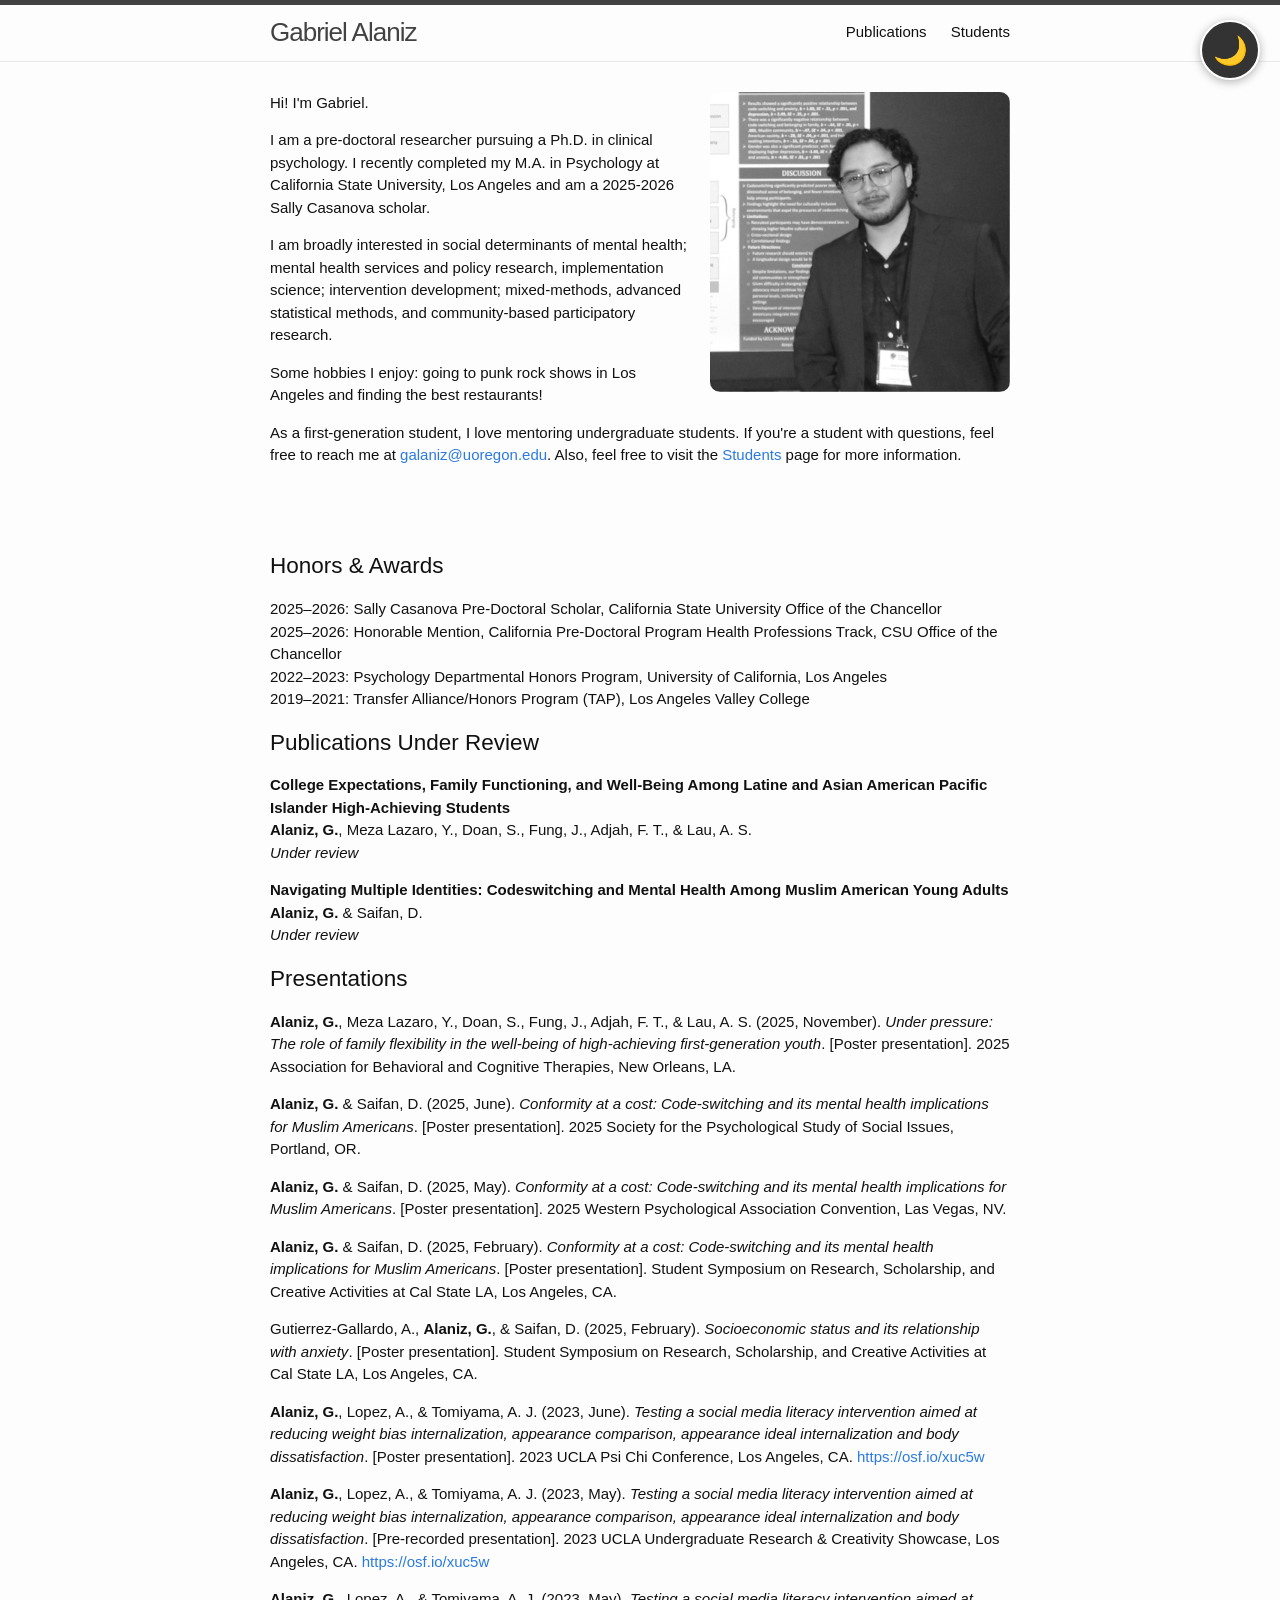
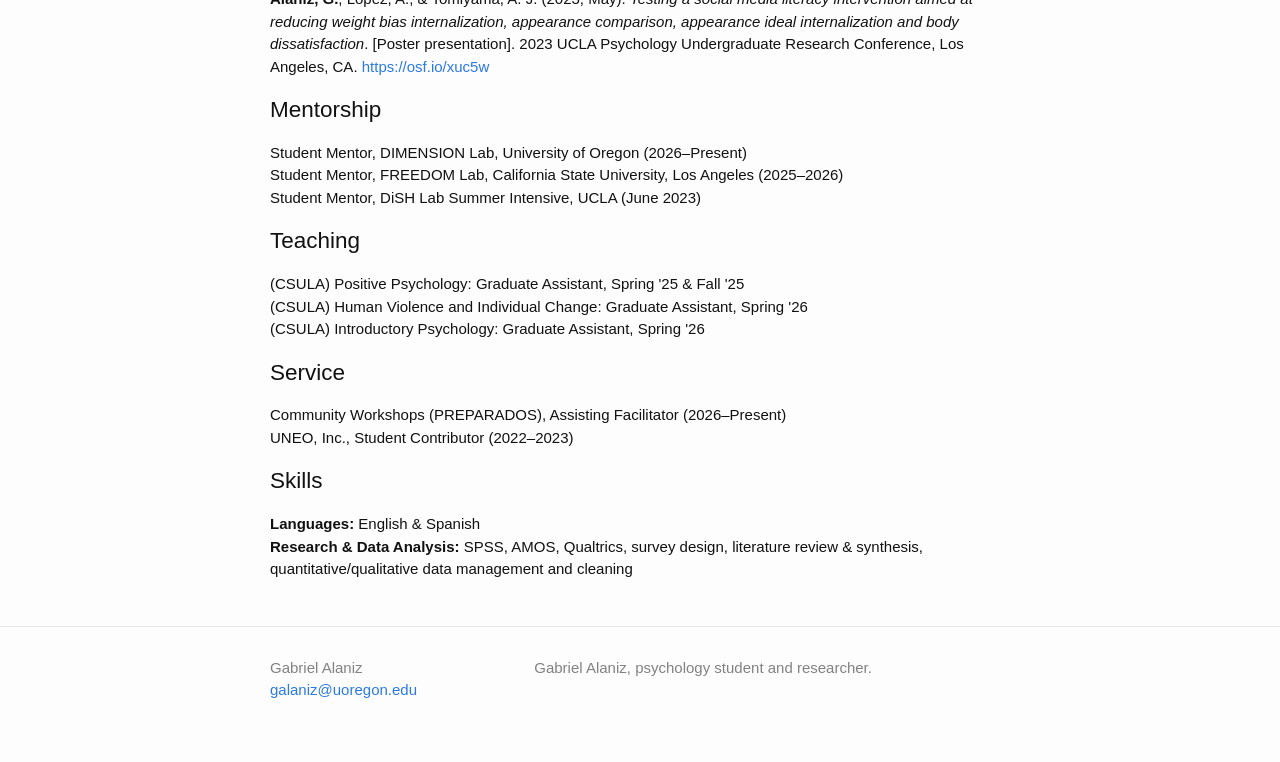
<file: index.html>
<!DOCTYPE html>
<html lang="en">
<head>
<meta charset="UTF-8">
<meta http-equiv="X-UA-Compatible" content="IE=edge">
<meta name="viewport" content="width=device-width, initial-scale=1">
<title>Gabriel Alaniz</title>

<style>
/* ------------------------------------------------------------------
   Styles mirror the Jekyll "Minima" theme (v2.5) used by the
   reference site, plus its dark-mode layer.
------------------------------------------------------------------- */

/* Reset */
body, h1, h2, h3, h4, h5, h6, p, blockquote, pre, hr, dl, dd, ol, ul, figure {
  margin: 0;
  padding: 0;
}

/* Base */
body {
  font: 400 15px/1.5 -apple-system, BlinkMacSystemFont, "Segoe UI", Roboto,
        "Helvetica Neue", Arial, sans-serif, "Apple Color Emoji",
        "Segoe UI Emoji", "Segoe UI Symbol";
  color: #111;
  background-color: #fdfdfd;
  -webkit-text-size-adjust: 100%;
  -webkit-font-feature-settings: "kern" 1;
  font-kerning: normal;
  display: flex;
  min-height: 100vh;
  flex-direction: column;
}

h1, h2, h3, h4, h5, h6, p, blockquote, pre, ul, ol, dl, figure {
  margin-bottom: 15px;
}

h1, h2, h3, h4, h5, h6 {
  font-weight: 400;
}

img {
  max-width: 100%;
  vertical-align: middle;
}

/* Links */
a {
  color: #2a7ae2;
  text-decoration: none;
}
a:visited {
  color: #1756a9;
}
a:hover {
  color: #111;
  text-decoration: underline;
}

/* Wrapper */
.wrapper {
  max-width: 740px;
  margin-right: auto;
  margin-left: auto;
  padding-right: 30px;
  padding-left: 30px;
}
.wrapper:after {
  content: "";
  display: table;
  clear: both;
}
@media (max-width: 800px) {
  .wrapper {
    max-width: 770px;
    padding-right: 15px;
    padding-left: 15px;
  }
}

/* Header */
.site-header {
  border-top: 5px solid #424242;
  border-bottom: 1px solid #e8e8e8;
  min-height: 55.95px;
  position: relative;
}

.site-title {
  font-size: 26px;
  font-weight: 300;
  line-height: 54px;
  letter-spacing: -1px;
  margin-bottom: 0;
  float: left;
}
.site-title, .site-title:visited {
  color: #424242;
}

.site-nav {
  float: right;
  line-height: 54px;
}
.site-nav input[type="checkbox"] {
  display: none;
}
.site-nav .menu-icon {
  display: none;
}
.site-nav .page-link {
  color: #111;
  line-height: 1.5;
}
.site-nav .page-link:not(:last-child) {
  margin-right: 20px;
}

@media (max-width: 600px) {
  .site-nav {
    position: absolute;
    top: 9px;
    right: 15px;
    background-color: #fdfdfd;
    border: 1px solid #e8e8e8;
    border-radius: 5px;
    text-align: right;
  }
  .site-nav label[for="nav-trigger"] {
    display: block;
    float: right;
    width: 36px;
    height: 36px;
    z-index: 2;
    cursor: pointer;
  }
  .site-nav .menu-icon {
    display: block;
    float: right;
    width: 36px;
    height: 26px;
    line-height: 0;
    padding-top: 10px;
    text-align: center;
  }
  .site-nav .menu-icon > svg {
    fill: #424242;
  }
  .site-nav input ~ .trigger {
    clear: both;
    display: none;
  }
  .site-nav input:checked ~ .trigger {
    display: block;
    padding-bottom: 5px;
  }
  .site-nav .page-link {
    display: block;
    margin-left: 20px;
    padding: 5px 10px;
  }
  .site-nav .page-link:not(:last-child) {
    margin-right: 0;
  }
}

/* Page content */
.page-content {
  padding: 30px 0;
  flex: 1;
}

/* Footer */
.site-footer {
  border-top: 1px solid #e8e8e8;
  padding: 30px 0;
}
.contact-list {
  list-style: none;
  margin-left: 0;
}
.footer-col-wrapper {
  font-size: 15px;
  color: #828282;
  margin-left: -15px;
}
.footer-col {
  float: left;
  margin-bottom: 15px;
  padding-left: 15px;
}
.footer-col-1 {
  width: calc(35% - 15px);
}
.footer-col-2 {
  width: calc(65% - 15px);
}
@media (max-width: 800px) {
  .footer-col-1,
  .footer-col-2 {
    width: calc(50% - 15px);
  }
}
@media (max-width: 600px) {
  .footer-col {
    float: none;
    width: calc(100% - 15px);
  }
}

/* Profile photo (swap the placeholder div for an <img> when ready) */
.profile-photo {
  float: right;
  width: 300px;
  max-width: 100%;
  margin-left: 20px;
  margin-bottom: 20px;
  border-radius: 10px;
  filter: grayscale(100%);
}
.profile-placeholder {
  aspect-ratio: 4 / 5;
  background: #eee;
  border: 1px solid #ddd;
  color: #888;
  display: flex;
  align-items: center;
  justify-content: center;
}

/* ------------------------------------------------------------------
   Dark mode
------------------------------------------------------------------- */
body {
  transition: background-color 0.3s ease, color 0.3s ease;
}
body.dark-mode {
  background-color: #1a1a1a;
  color: #e0e0e0;
}
body.dark-mode a {
  color: #6eb5ff;
}
body.dark-mode a:visited {
  color: #6eb5ff;
}
body.dark-mode .site-header {
  background-color: #2d2d2d;
  border-bottom: 1px solid #444;
}
body.dark-mode .site-footer {
  background-color: #2d2d2d;
  border-top: 1px solid #444;
}
body.dark-mode .profile-placeholder {
  background: #2d2d2d;
  border-color: #444;
  color: #aaa;
}
@media (max-width: 600px) {
  body.dark-mode .site-nav {
    background-color: #2d2d2d;
    border-color: #444;
  }
  body.dark-mode .site-nav .menu-icon > svg {
    fill: #e0e0e0;
  }
}

/* Dark mode toggle button */
.dark-mode-toggle {
  position: fixed;
  top: 20px;
  right: 20px;
  background-color: #333;
  color: white;
  border: 2px solid white;
  border-radius: 50%;
  width: 60px;
  height: 60px;
  font-size: 28px;
  cursor: pointer;
  z-index: 9999;
  transition: background-color 0.3s ease;
  display: flex;
  align-items: center;
  justify-content: center;
  box-shadow: 0 2px 10px rgba(0, 0, 0, 0.3);
}
.dark-mode-toggle:hover {
  background-color: #555;
}
body.dark-mode .dark-mode-toggle {
  background-color: #f0f0f0;
  color: #333;
  border: 2px solid #333;
}
body.dark-mode .dark-mode-toggle:hover {
  background-color: #ddd;
}

/* Lists (Minima) */
ul, ol {
  margin-left: 30px;
}
li > ul, li > ol {
  margin-bottom: 0;
}

/* Resource list headings on the Students page */
.resource-group {
  margin-bottom: 5px;
}

/* Tab views (single-page site) */
.view {
  display: none;
}
.view.active {
  display: block;
}
</style>
</head>

<body>

<header class="site-header" role="banner">
  <div class="wrapper">
    <a class="site-title" rel="author" href="#">Gabriel Alaniz</a>

    <nav class="site-nav">
      <input type="checkbox" id="nav-trigger" class="nav-trigger" />
      <label for="nav-trigger">
        <span class="menu-icon">
          <svg viewBox="0 0 18 15" width="18px" height="15px">
            <path d="M18,1.484c0,0.82-0.665,1.484-1.484,1.484H1.484C0.665,2.969,0,2.304,0,1.484l0,0C0,0.665,0.665,0,1.484,0 h15.032C17.335,0,18,0.665,18,1.484L18,1.484z M18,7.516C18,8.335,17.335,9,16.516,9H1.484C0.665,9,0,8.335,0,7.516l0,0 c0-0.82,0.665-1.484,1.484-1.484h15.032C17.335,6.031,18,6.696,18,7.516L18,7.516z M18,13.516C18,14.335,17.335,15,16.516,15H1.484 C0.665,15,0,14.335,0,13.516l0,0c0-0.82,0.665-1.483,1.484-1.483h15.032C17.335,12.031,18,12.695,18,13.516L18,13.516z"/>
          </svg>
        </span>
      </label>

      <div class="trigger">
        <a class="page-link" href="#publications">Publications</a>
        <a class="page-link" href="#students">Students</a>
      </div>
    </nav>
  </div>
</header>

<button class="dark-mode-toggle" id="dark-mode-toggle" aria-label="Toggle dark mode">
  <span id="toggle-icon">🌙</span>
</button>

<main class="page-content" aria-label="Content">
  <div class="wrapper">

    <!-- ================= HOME TAB ================= -->
    <div class="view active" id="home-view">

    <img class="profile-photo" src="headshot.jpg" alt="Gabriel Alaniz" width="300">

    <p>Hi! I'm Gabriel.</p>

    <p>I am a pre-doctoral researcher pursuing a Ph.D. in clinical psychology. I recently completed my M.A. in Psychology at California State University, Los Angeles and am a 2025-2026 Sally Casanova scholar.</p>

    <p>I am broadly interested in social determinants of mental health; mental health services and policy research, implementation science; intervention development; mixed-methods, advanced statistical methods, and community-based participatory research.</p>

    <p>Some hobbies I enjoy: going to punk rock shows in Los Angeles and finding the best restaurants!</p>

    <p>As a first-generation student, I love mentoring undergraduate students. If you're a student with questions, feel free to reach me at <a href="mailto:galaniz@uoregon.edu">galaniz@uoregon.edu</a>. Also, feel free to visit the <a href="#students">Students</a> page for more information.</p>

    <br><br><br>

    <h2 id="honors">Honors &amp; Awards</h2>

    <p>
      2025&ndash;2026: Sally Casanova Pre-Doctoral Scholar, California State University Office of the Chancellor<br>
      2025&ndash;2026: Honorable Mention, California Pre-Doctoral Program Health Professions Track, CSU Office of the Chancellor<br>
      2022&ndash;2023: Psychology Departmental Honors Program, University of California, Los Angeles<br>
      2019&ndash;2021: Transfer Alliance/Honors Program (TAP), Los Angeles Valley College
    </p>

    <h2 id="publications">Publications Under Review</h2>

    <p>
      <strong>College Expectations, Family Functioning, and Well-Being Among Latine and Asian American Pacific Islander High-Achieving Students</strong><br>
      <strong>Alaniz, G.</strong>, Meza Lazaro, Y., Doan, S., Fung, J., Adjah, F. T., &amp; Lau, A. S.<br>
      <em>Under review</em>
    </p>

    <p>
      <strong>Navigating Multiple Identities: Codeswitching and Mental Health Among Muslim American Young Adults</strong><br>
      <strong>Alaniz, G.</strong> &amp; Saifan, D.<br>
      <em>Under review</em>
    </p>

    <h2 id="presentations">Presentations</h2>

    <p><strong>Alaniz, G.</strong>, Meza Lazaro, Y., Doan, S., Fung, J., Adjah, F. T., &amp; Lau, A. S. (2025, November). <em>Under pressure: The role of family flexibility in the well-being of high-achieving first-generation youth</em>. [Poster presentation]. 2025 Association for Behavioral and Cognitive Therapies, New Orleans, LA.</p>

    <p><strong>Alaniz, G.</strong> &amp; Saifan, D. (2025, June). <em>Conformity at a cost: Code-switching and its mental health implications for Muslim Americans</em>. [Poster presentation]. 2025 Society for the Psychological Study of Social Issues, Portland, OR.</p>

    <p><strong>Alaniz, G.</strong> &amp; Saifan, D. (2025, May). <em>Conformity at a cost: Code-switching and its mental health implications for Muslim Americans</em>. [Poster presentation]. 2025 Western Psychological Association Convention, Las Vegas, NV.</p>

    <p><strong>Alaniz, G.</strong> &amp; Saifan, D. (2025, February). <em>Conformity at a cost: Code-switching and its mental health implications for Muslim Americans</em>. [Poster presentation]. Student Symposium on Research, Scholarship, and Creative Activities at Cal State LA, Los Angeles, CA.</p>

    <p>Gutierrez-Gallardo, A., <strong>Alaniz, G.</strong>, &amp; Saifan, D. (2025, February). <em>Socioeconomic status and its relationship with anxiety</em>. [Poster presentation]. Student Symposium on Research, Scholarship, and Creative Activities at Cal State LA, Los Angeles, CA.</p>

    <p><strong>Alaniz, G.</strong>, Lopez, A., &amp; Tomiyama, A. J. (2023, June). <em>Testing a social media literacy intervention aimed at reducing weight bias internalization, appearance comparison, appearance ideal internalization and body dissatisfaction</em>. [Poster presentation]. 2023 UCLA Psi Chi Conference, Los Angeles, CA. <a href="https://osf.io/xuc5w">https://osf.io/xuc5w</a></p>

    <p><strong>Alaniz, G.</strong>, Lopez, A., &amp; Tomiyama, A. J. (2023, May). <em>Testing a social media literacy intervention aimed at reducing weight bias internalization, appearance comparison, appearance ideal internalization and body dissatisfaction</em>. [Pre-recorded presentation]. 2023 UCLA Undergraduate Research &amp; Creativity Showcase, Los Angeles, CA. <a href="https://osf.io/xuc5w">https://osf.io/xuc5w</a></p>

    <p><strong>Alaniz, G.</strong>, Lopez, A., &amp; Tomiyama, A. J. (2023, May). <em>Testing a social media literacy intervention aimed at reducing weight bias internalization, appearance comparison, appearance ideal internalization and body dissatisfaction</em>. [Poster presentation]. 2023 UCLA Psychology Undergraduate Research Conference, Los Angeles, CA. <a href="https://osf.io/xuc5w">https://osf.io/xuc5w</a></p>

    <h2 id="mentorship">Mentorship</h2>

    <p>
      Student Mentor, DIMENSION Lab, University of Oregon (2026&ndash;Present)<br>
      Student Mentor, FREEDOM Lab, California State University, Los Angeles (2025&ndash;2026)<br>
      Student Mentor, DiSH Lab Summer Intensive, UCLA (June 2023)
    </p>

    <h2 id="teaching">Teaching</h2>

    <p>
      (CSULA) Positive Psychology: Graduate Assistant, Spring '25 &amp; Fall '25<br>
      (CSULA) Human Violence and Individual Change: Graduate Assistant, Spring '26<br>
      (CSULA) Introductory Psychology: Graduate Assistant, Spring '26
    </p>

    <h2 id="service">Service</h2>

    <p>
      Community Workshops (PREPARADOS), Assisting Facilitator (2026&ndash;Present)<br>
      UNEO, Inc., Student Contributor (2022&ndash;2023)
    </p>

    <h2 id="skills">Skills</h2>

    <p>
      <strong>Languages:</strong> English &amp; Spanish<br>
      <strong>Research &amp; Data Analysis:</strong> SPSS, AMOS, Qualtrics, survey design, literature review &amp; synthesis, quantitative/qualitative data management and cleaning
    </p>

    </div>

    <!-- ================= STUDENTS TAB ================= -->
    <div class="view" id="students-view">

    <h1>Students</h1>

    <h2 id="contact">Contact</h2>

    <p>If you're a student with questions about getting started in research, preparing for a conference, or planning your next steps in psychology, I'd be happy to hear from you.</p>

    <p>Email me at <a href="mailto:galaniz@uoregon.edu?subject=Student%20question">galaniz@uoregon.edu</a>. It helps if you include your name, school, year, and what you'd like to talk about.</p>

    <br>

    <h2 id="resources">Resources</h2>

    <!-- Add resource links here when ready. -->

    </div>

  </div>
</main>

<footer class="site-footer h-card">
  <div class="wrapper">
    <div class="footer-col-wrapper">
      <div class="footer-col footer-col-1">
        <ul class="contact-list">
          <li class="p-name">Gabriel Alaniz</li>
          <li><a class="u-email" href="mailto:galaniz@uoregon.edu">galaniz@uoregon.edu</a></li>
        </ul>
      </div>
      <div class="footer-col footer-col-2">
        <p>Gabriel Alaniz, psychology student and researcher.</p>
      </div>
    </div>
  </div>
</footer>

<script>
// ---- Dark mode ----
(function () {
  var toggleIcon = document.getElementById('toggle-icon');
  var saved = 'light';
  try { saved = localStorage.getItem('theme') || 'light'; } catch (e) {}

  if (saved === 'dark') {
    document.body.classList.add('dark-mode');
    toggleIcon.textContent = '☀️';
  }

  document.getElementById('dark-mode-toggle').addEventListener('click', function () {
    var dark = document.body.classList.toggle('dark-mode');
    toggleIcon.textContent = dark ? '☀️' : '🌙';
    try { localStorage.setItem('theme', dark ? 'dark' : 'light'); } catch (e) {}
  });
})();

// ---- Tabs (Home / Students) ----
(function () {
  var home = document.getElementById('home-view');
  var students = document.getElementById('students-view');
  var navToggle = document.getElementById('nav-trigger');

  function route() {
    var hash = window.location.hash;
    var showStudents = (hash === '#students');
    home.classList.toggle('active', !showStudents);
    students.classList.toggle('active', showStudents);
    document.title = showStudents ? 'Students | Gabriel Alaniz' : 'Gabriel Alaniz';
    if (navToggle) navToggle.checked = false;

    if (showStudents) {
      window.scrollTo(0, 0);
    } else if (hash.length > 1) {
      var target = document.getElementById(hash.slice(1));
      if (target) target.scrollIntoView();
    } else {
      window.scrollTo(0, 0);
    }
  }

  window.addEventListener('hashchange', route);
  route();
})();
</script>

</body>
</html>
</file>
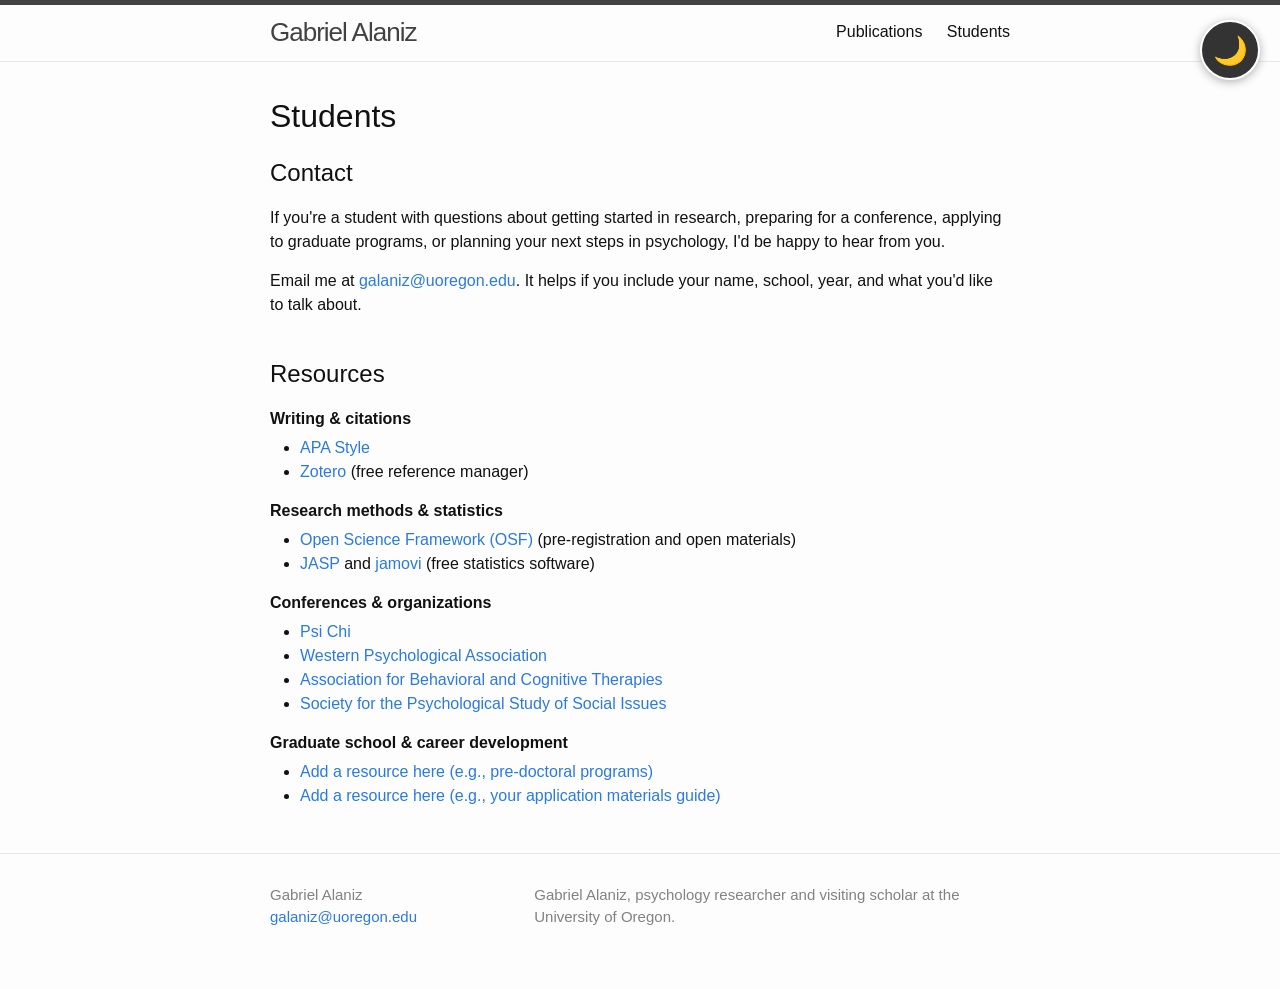
<file: students.html>
<!DOCTYPE html>
<html lang="en">
<head>
<meta charset="UTF-8">
<meta http-equiv="X-UA-Compatible" content="IE=edge">
<meta name="viewport" content="width=device-width, initial-scale=1">
<title>Students | Gabriel Alaniz</title>
<link rel="stylesheet" href="style.css">
</head>

<body>

<header class="site-header" role="banner">
  <div class="wrapper">
    <a class="site-title" rel="author" href="index.html">Gabriel Alaniz</a>

    <nav class="site-nav">
      <input type="checkbox" id="nav-trigger" class="nav-trigger" />
      <label for="nav-trigger">
        <span class="menu-icon">
          <svg viewBox="0 0 18 15" width="18px" height="15px">
            <path d="M18,1.484c0,0.82-0.665,1.484-1.484,1.484H1.484C0.665,2.969,0,2.304,0,1.484l0,0C0,0.665,0.665,0,1.484,0 h15.032C17.335,0,18,0.665,18,1.484L18,1.484z M18,7.516C18,8.335,17.335,9,16.516,9H1.484C0.665,9,0,8.335,0,7.516l0,0 c0-0.82,0.665-1.484,1.484-1.484h15.032C17.335,6.031,18,6.696,18,7.516L18,7.516z M18,13.516C18,14.335,17.335,15,16.516,15H1.484 C0.665,15,0,14.335,0,13.516l0,0c0-0.82,0.665-1.483,1.484-1.483h15.032C17.335,12.031,18,12.695,18,13.516L18,13.516z"/>
          </svg>
        </span>
      </label>

      <div class="trigger">
        <a class="page-link" href="index.html#publications">Publications</a>
        <a class="page-link" href="students.html">Students</a>
      </div>
    </nav>
  </div>
</header>

<button class="dark-mode-toggle" id="dark-mode-toggle" aria-label="Toggle dark mode">
  <span id="toggle-icon">🌙</span>
</button>

<main class="page-content" aria-label="Content">
  <div class="wrapper">

    <h1>Students</h1>

    <h2 id="contact">Contact</h2>

    <p>If you're a student with questions about getting started in research, preparing for a conference, applying to graduate programs, or planning your next steps in psychology, I'd be happy to hear from you.</p>

    <p>Email me at <a href="mailto:galaniz@uoregon.edu?subject=Student%20question">galaniz@uoregon.edu</a>. It helps if you include your name, school, year, and what you'd like to talk about.</p>

    <br>

    <h2 id="resources">Resources</h2>

    <!-- These are starter links. Edit, delete, or add your own; replace the "#" placeholders. -->

    <p class="resource-group"><strong>Writing &amp; citations</strong></p>
    <ul>
      <li><a href="https://apastyle.apa.org/">APA Style</a></li>
      <li><a href="https://www.zotero.org/">Zotero</a> (free reference manager)</li>
    </ul>

    <p class="resource-group"><strong>Research methods &amp; statistics</strong></p>
    <ul>
      <li><a href="https://osf.io/">Open Science Framework (OSF)</a> (pre-registration and open materials)</li>
      <li><a href="https://jasp-stats.org/">JASP</a> and <a href="https://www.jamovi.org/">jamovi</a> (free statistics software)</li>
    </ul>

    <p class="resource-group"><strong>Conferences &amp; organizations</strong></p>
    <ul>
      <li><a href="https://www.psichi.org/">Psi Chi</a></li>
      <li><a href="https://www.wpa-net.org/">Western Psychological Association</a></li>
      <li><a href="https://www.abct.org/">Association for Behavioral and Cognitive Therapies</a></li>
      <li><a href="https://www.spssi.org/">Society for the Psychological Study of Social Issues</a></li>
    </ul>

    <p class="resource-group"><strong>Graduate school &amp; career development</strong></p>
    <ul>
      <li><a href="#">Add a resource here (e.g., pre-doctoral programs)</a></li>
      <li><a href="#">Add a resource here (e.g., your application materials guide)</a></li>
    </ul>

  </div>
</main>

<footer class="site-footer h-card">
  <div class="wrapper">
    <div class="footer-col-wrapper">
      <div class="footer-col footer-col-1">
        <ul class="contact-list">
          <li class="p-name">Gabriel Alaniz</li>
          <li><a class="u-email" href="mailto:galaniz@uoregon.edu">galaniz@uoregon.edu</a></li>
        </ul>
      </div>
      <div class="footer-col footer-col-2">
        <p>Gabriel Alaniz, psychology researcher and visiting scholar at the University of Oregon.</p>
      </div>
    </div>
  </div>
</footer>

<script src="script.js"></script>

</body>
</html>
</file>
<file: style.css>
/* ------------------------------------------------------------------
   Styles mirror the Jekyll "Minima" theme (v2.5) used by the
   reference site, plus its dark-mode layer.
------------------------------------------------------------------- */

/* Reset */
body, h1, h2, h3, h4, h5, h6, p, blockquote, pre, hr, dl, dd, ol, ul, figure {
  margin: 0;
  padding: 0;
}

/* Base */
body {
  font: 400 16px/1.5 -apple-system, BlinkMacSystemFont, "Segoe UI", Roboto,
        "Helvetica Neue", Arial, sans-serif, "Apple Color Emoji",
        "Segoe UI Emoji", "Segoe UI Symbol";
  color: #111;
  background-color: #fdfdfd;
  -webkit-text-size-adjust: 100%;
  -webkit-font-feature-settings: "kern" 1;
  font-kerning: normal;
  display: flex;
  min-height: 100vh;
  flex-direction: column;
}

h1, h2, h3, h4, h5, h6, p, blockquote, pre, ul, ol, dl, figure {
  margin-bottom: 15px;
}

h1, h2, h3, h4, h5, h6 {
  font-weight: 400;
}

img {
  max-width: 100%;
  vertical-align: middle;
}

/* Links */
a {
  color: #2a7ae2;
  text-decoration: none;
}
a:visited {
  color: #1756a9;
}
a:hover {
  color: #111;
  text-decoration: underline;
}

/* Wrapper */
.wrapper {
  max-width: 740px;
  margin-right: auto;
  margin-left: auto;
  padding-right: 30px;
  padding-left: 30px;
}
.wrapper:after {
  content: "";
  display: table;
  clear: both;
}
@media (max-width: 800px) {
  .wrapper {
    max-width: 770px;
    padding-right: 15px;
    padding-left: 15px;
  }
}

/* Header */
.site-header {
  border-top: 5px solid #424242;
  border-bottom: 1px solid #e8e8e8;
  min-height: 55.95px;
  position: relative;
}

.site-title {
  font-size: 26px;
  font-weight: 300;
  line-height: 54px;
  letter-spacing: -1px;
  margin-bottom: 0;
  float: left;
}
.site-title, .site-title:visited {
  color: #424242;
}

.site-nav {
  float: right;
  line-height: 54px;
}
.site-nav input[type="checkbox"] {
  display: none;
}
.site-nav .menu-icon {
  display: none;
}
.site-nav .page-link {
  color: #111;
  line-height: 1.5;
}
.site-nav .page-link:not(:last-child) {
  margin-right: 20px;
}

@media (max-width: 600px) {
  .site-nav {
    position: absolute;
    top: 9px;
    right: 15px;
    background-color: #fdfdfd;
    border: 1px solid #e8e8e8;
    border-radius: 5px;
    text-align: right;
  }
  .site-nav label[for="nav-trigger"] {
    display: block;
    float: right;
    width: 36px;
    height: 36px;
    z-index: 2;
    cursor: pointer;
  }
  .site-nav .menu-icon {
    display: block;
    float: right;
    width: 36px;
    height: 26px;
    line-height: 0;
    padding-top: 10px;
    text-align: center;
  }
  .site-nav .menu-icon > svg {
    fill: #424242;
  }
  .site-nav input ~ .trigger {
    clear: both;
    display: none;
  }
  .site-nav input:checked ~ .trigger {
    display: block;
    padding-bottom: 5px;
  }
  .site-nav .page-link {
    display: block;
    margin-left: 20px;
    padding: 5px 10px;
  }
  .site-nav .page-link:not(:last-child) {
    margin-right: 0;
  }
}

/* Page content */
.page-content {
  padding: 30px 0;
  flex: 1;
}

/* Footer */
.site-footer {
  border-top: 1px solid #e8e8e8;
  padding: 30px 0;
}
.contact-list {
  list-style: none;
  margin-left: 0;
}
.footer-col-wrapper {
  font-size: 15px;
  color: #828282;
  margin-left: -15px;
}
.footer-col {
  float: left;
  margin-bottom: 15px;
  padding-left: 15px;
}
.footer-col-1 {
  width: calc(35% - 15px);
}
.footer-col-2 {
  width: calc(65% - 15px);
}
@media (max-width: 800px) {
  .footer-col-1,
  .footer-col-2 {
    width: calc(50% - 15px);
  }
}
@media (max-width: 600px) {
  .footer-col {
    float: none;
    width: calc(100% - 15px);
  }
}

/* Profile photo (swap the placeholder div for an <img> when ready) */
.profile-photo {
  float: right;
  width: 400px;
  max-width: 100%;
  margin-left: 20px;
  margin-bottom: 20px;
  border-radius: 10px;
}
.profile-placeholder {
  aspect-ratio: 4 / 5;
  background: #eee;
  border: 1px solid #ddd;
  color: #888;
  display: flex;
  align-items: center;
  justify-content: center;
}

/* ------------------------------------------------------------------
   Dark mode
------------------------------------------------------------------- */
body {
  transition: background-color 0.3s ease, color 0.3s ease;
}
body.dark-mode {
  background-color: #1a1a1a;
  color: #e0e0e0;
}
body.dark-mode a {
  color: #6eb5ff;
}
body.dark-mode a:visited {
  color: #d98fff;
}
body.dark-mode .site-header {
  background-color: #2d2d2d;
  border-bottom: 1px solid #444;
}
body.dark-mode .site-footer {
  background-color: #2d2d2d;
  border-top: 1px solid #444;
}
body.dark-mode .profile-placeholder {
  background: #2d2d2d;
  border-color: #444;
  color: #aaa;
}
@media (max-width: 600px) {
  body.dark-mode .site-nav {
    background-color: #2d2d2d;
    border-color: #444;
  }
  body.dark-mode .site-nav .menu-icon > svg {
    fill: #e0e0e0;
  }
}

/* Dark mode toggle button */
.dark-mode-toggle {
  position: fixed;
  top: 20px;
  right: 20px;
  background-color: #333;
  color: white;
  border: 2px solid white;
  border-radius: 50%;
  width: 60px;
  height: 60px;
  font-size: 28px;
  cursor: pointer;
  z-index: 9999;
  transition: background-color 0.3s ease;
  display: flex;
  align-items: center;
  justify-content: center;
  box-shadow: 0 2px 10px rgba(0, 0, 0, 0.3);
}
.dark-mode-toggle:hover {
  background-color: #555;
}
body.dark-mode .dark-mode-toggle {
  background-color: #f0f0f0;
  color: #333;
  border: 2px solid #333;
}
body.dark-mode .dark-mode-toggle:hover {
  background-color: #ddd;
}

/* Lists (Minima) */
ul, ol {
  margin-left: 30px;
}
li > ul, li > ol {
  margin-bottom: 0;
}

/* Resource list headings on the Students page */
.resource-group {
  margin-bottom: 5px;
}
</file>
